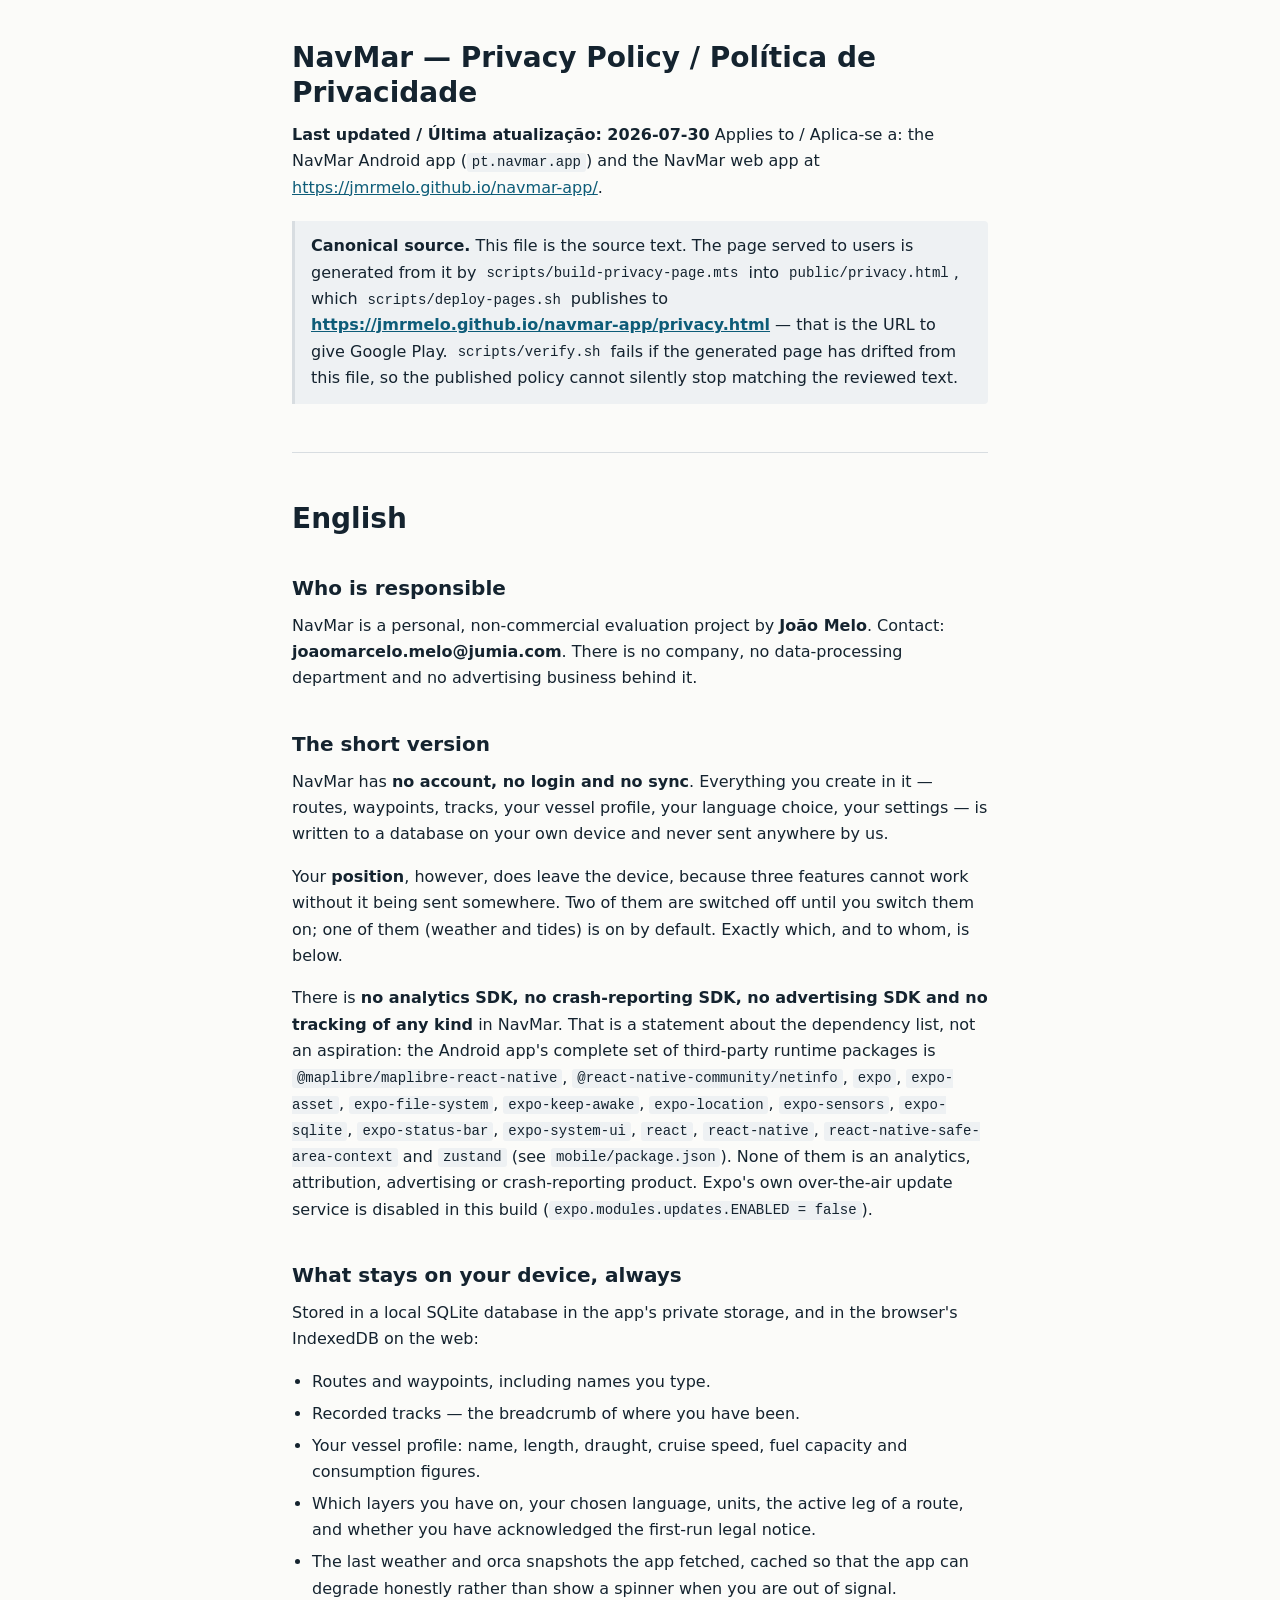
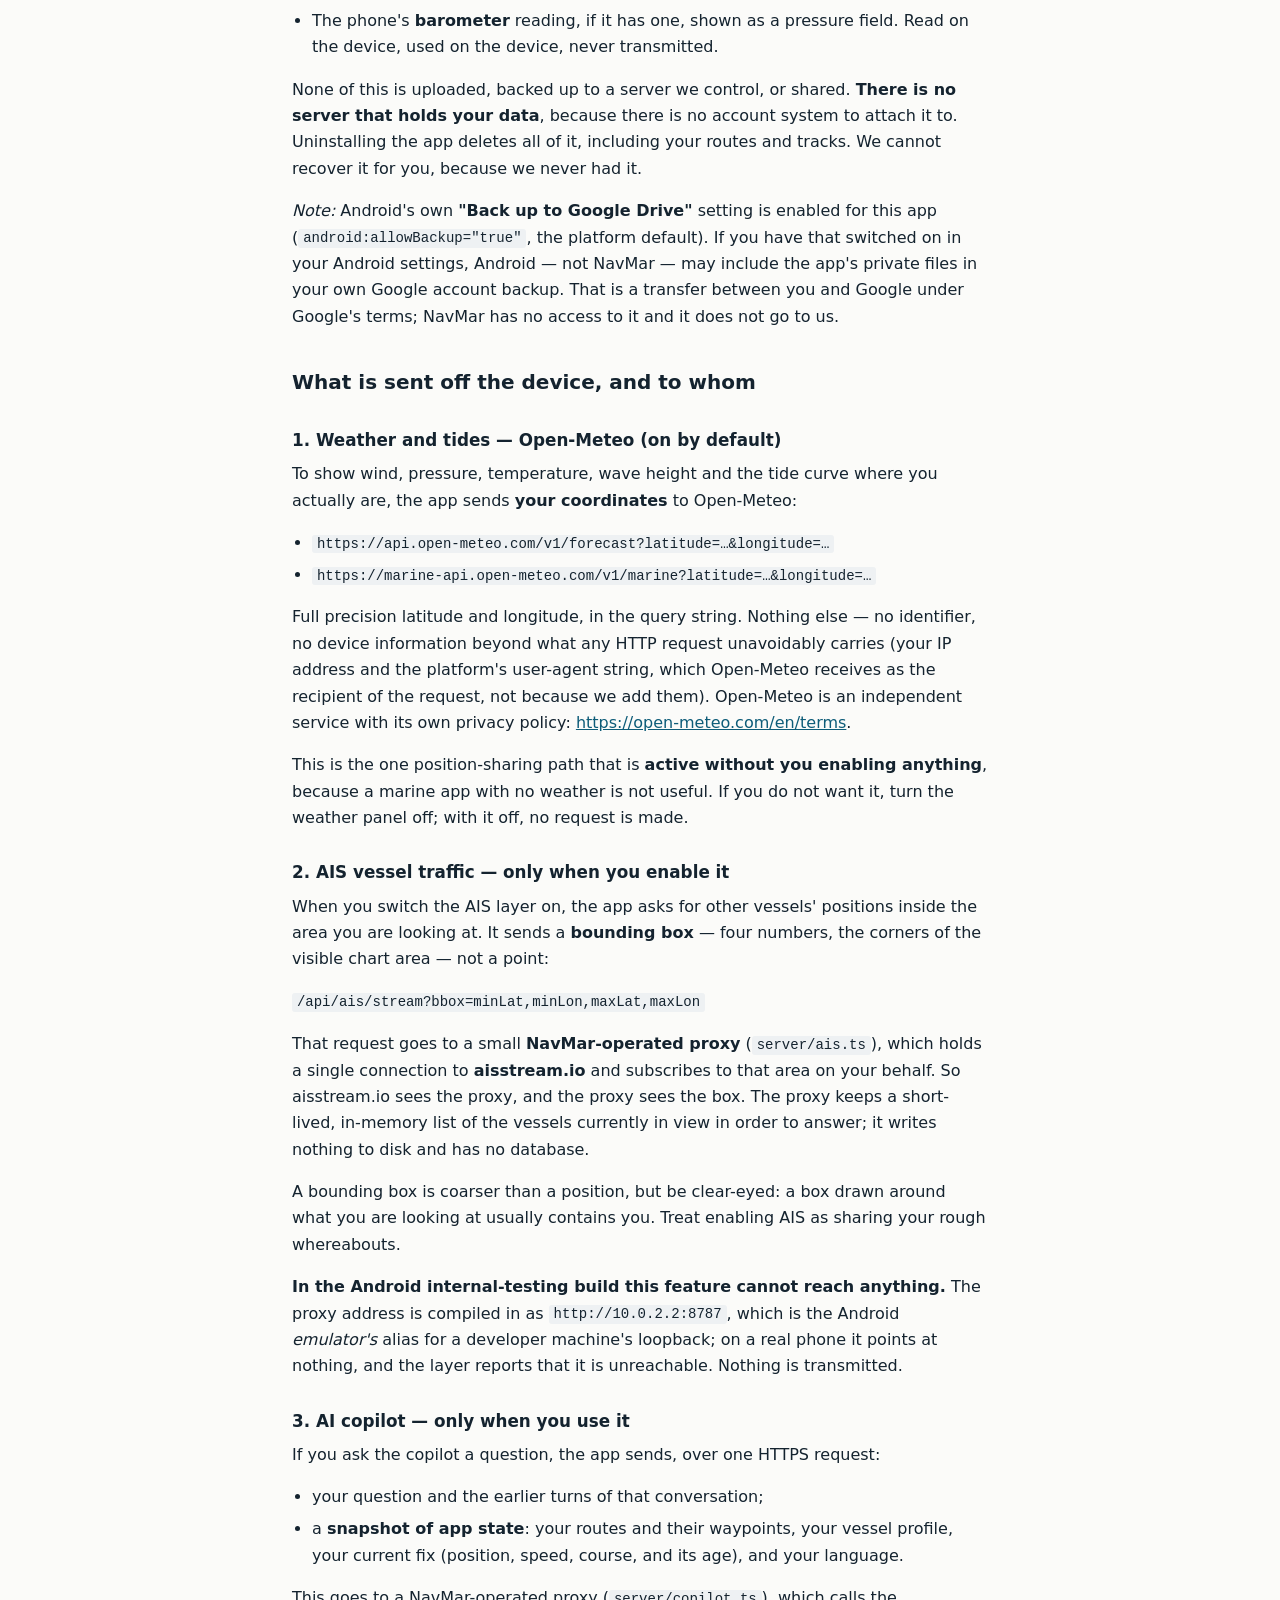
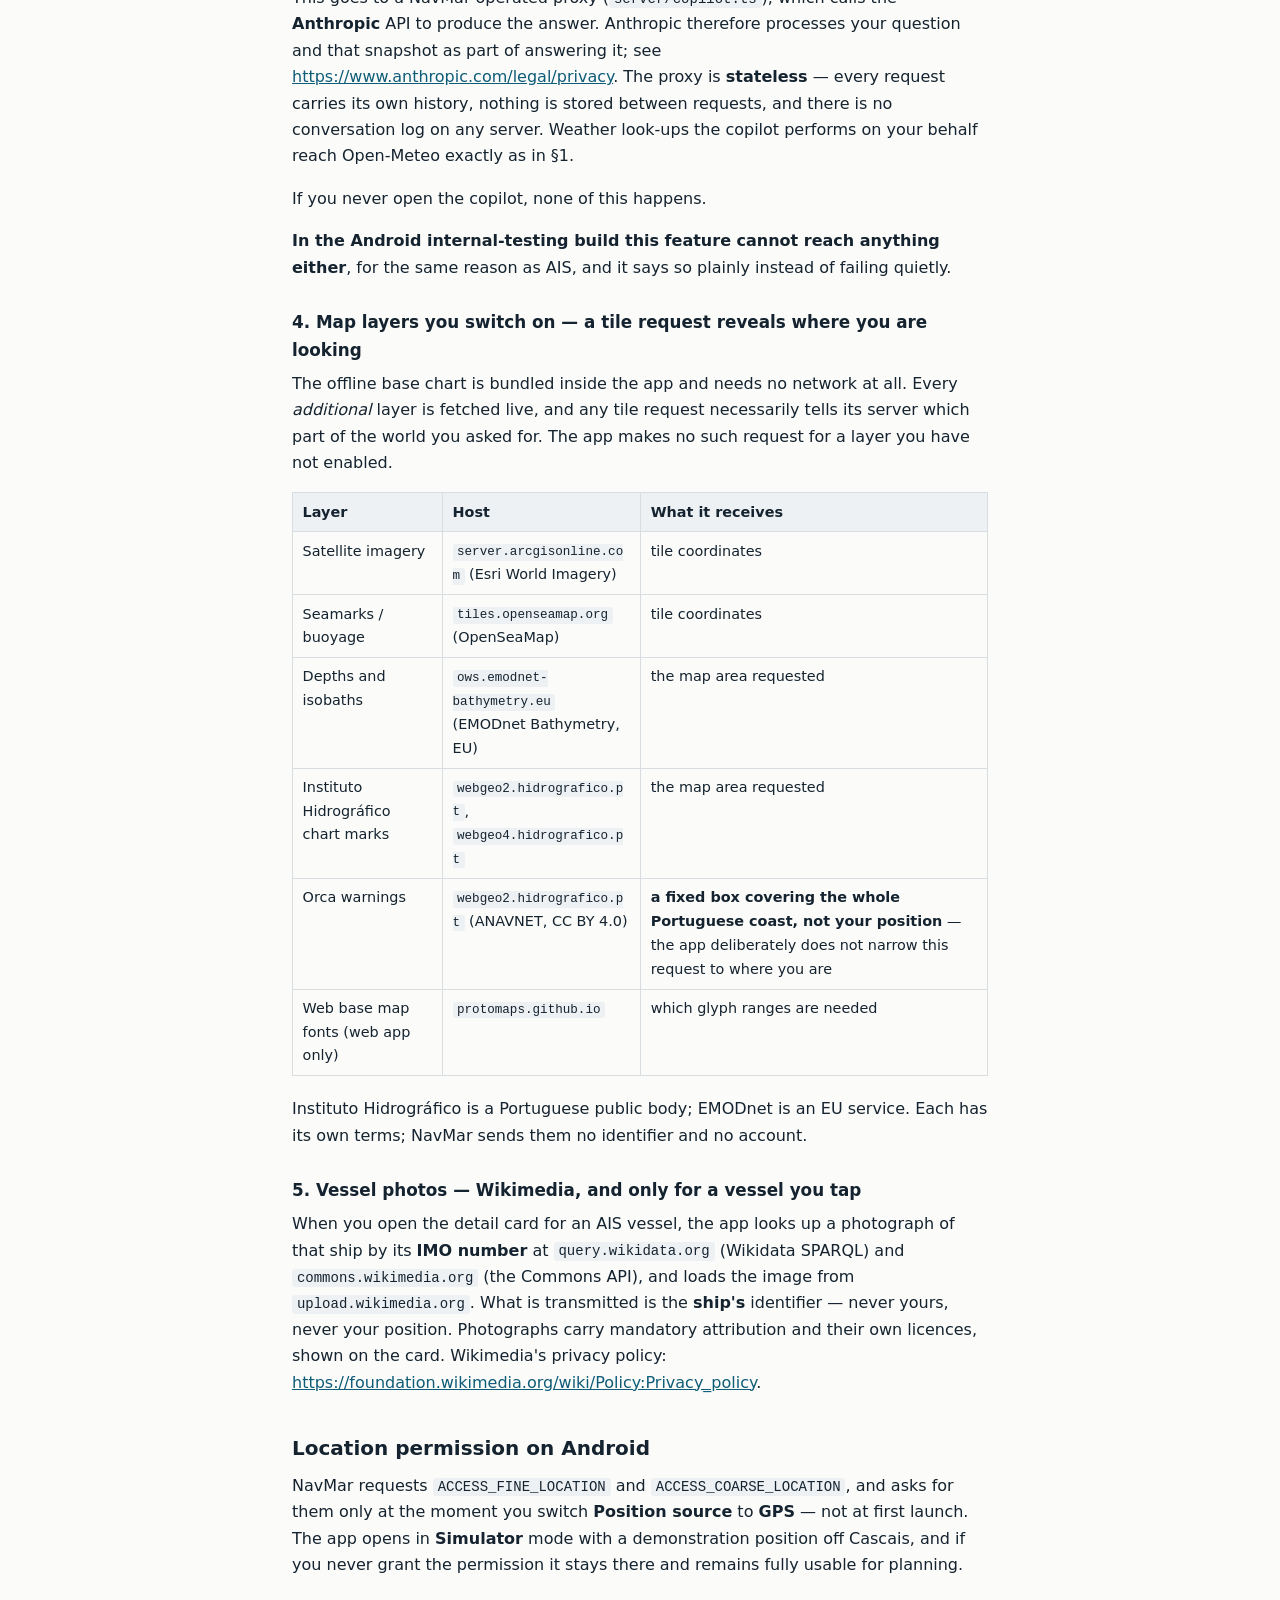
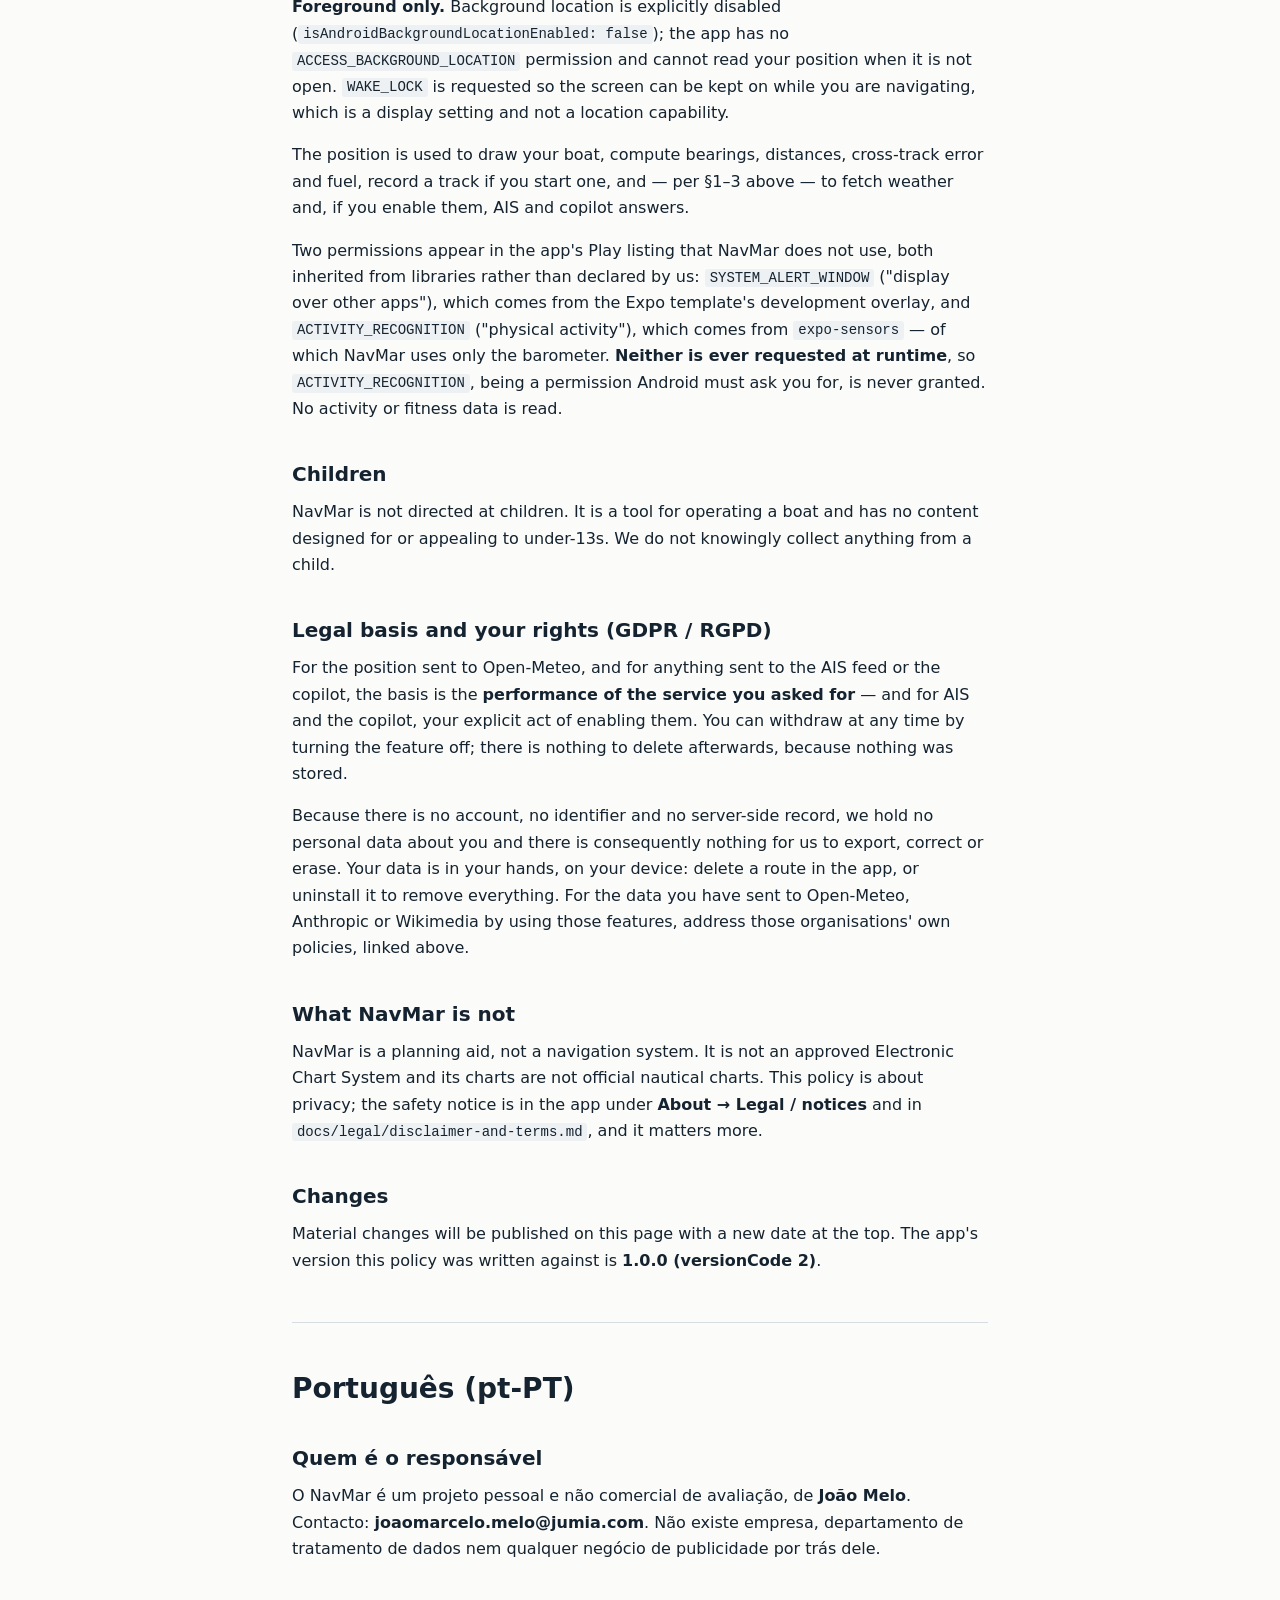
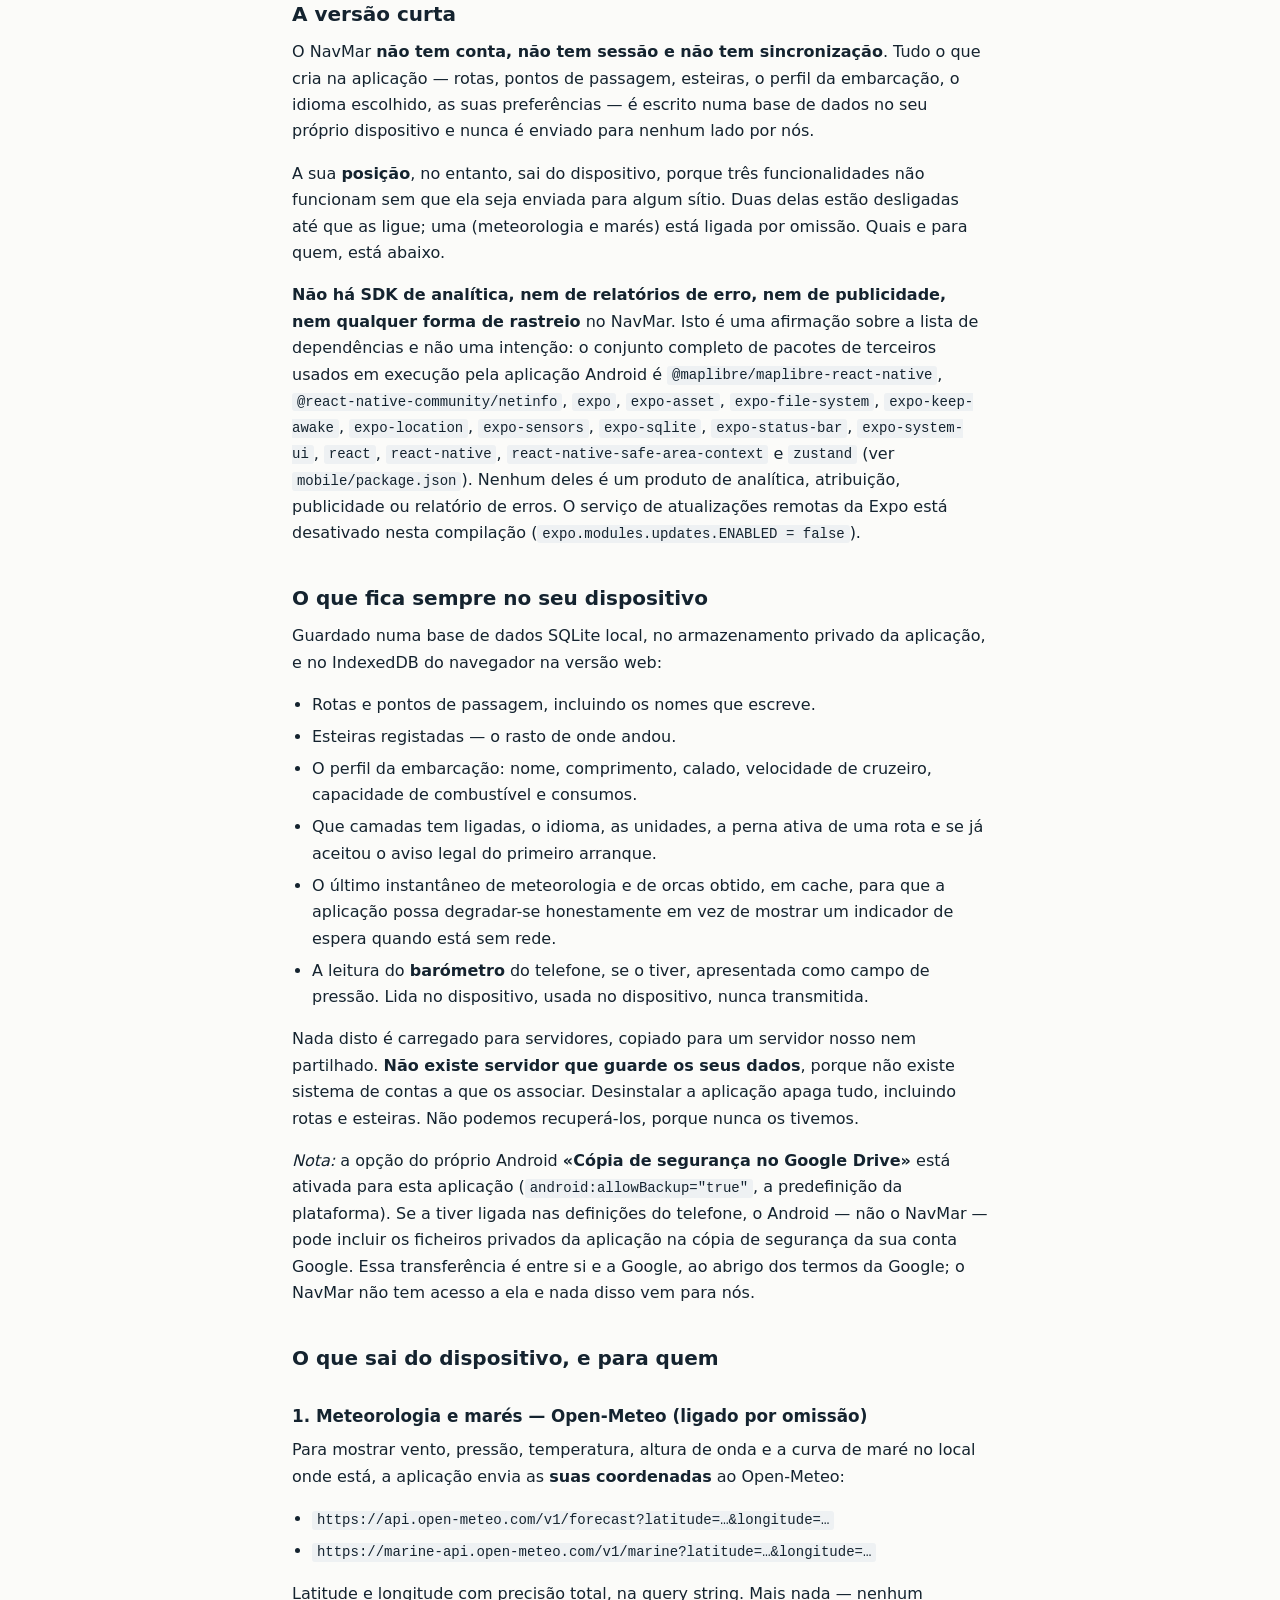
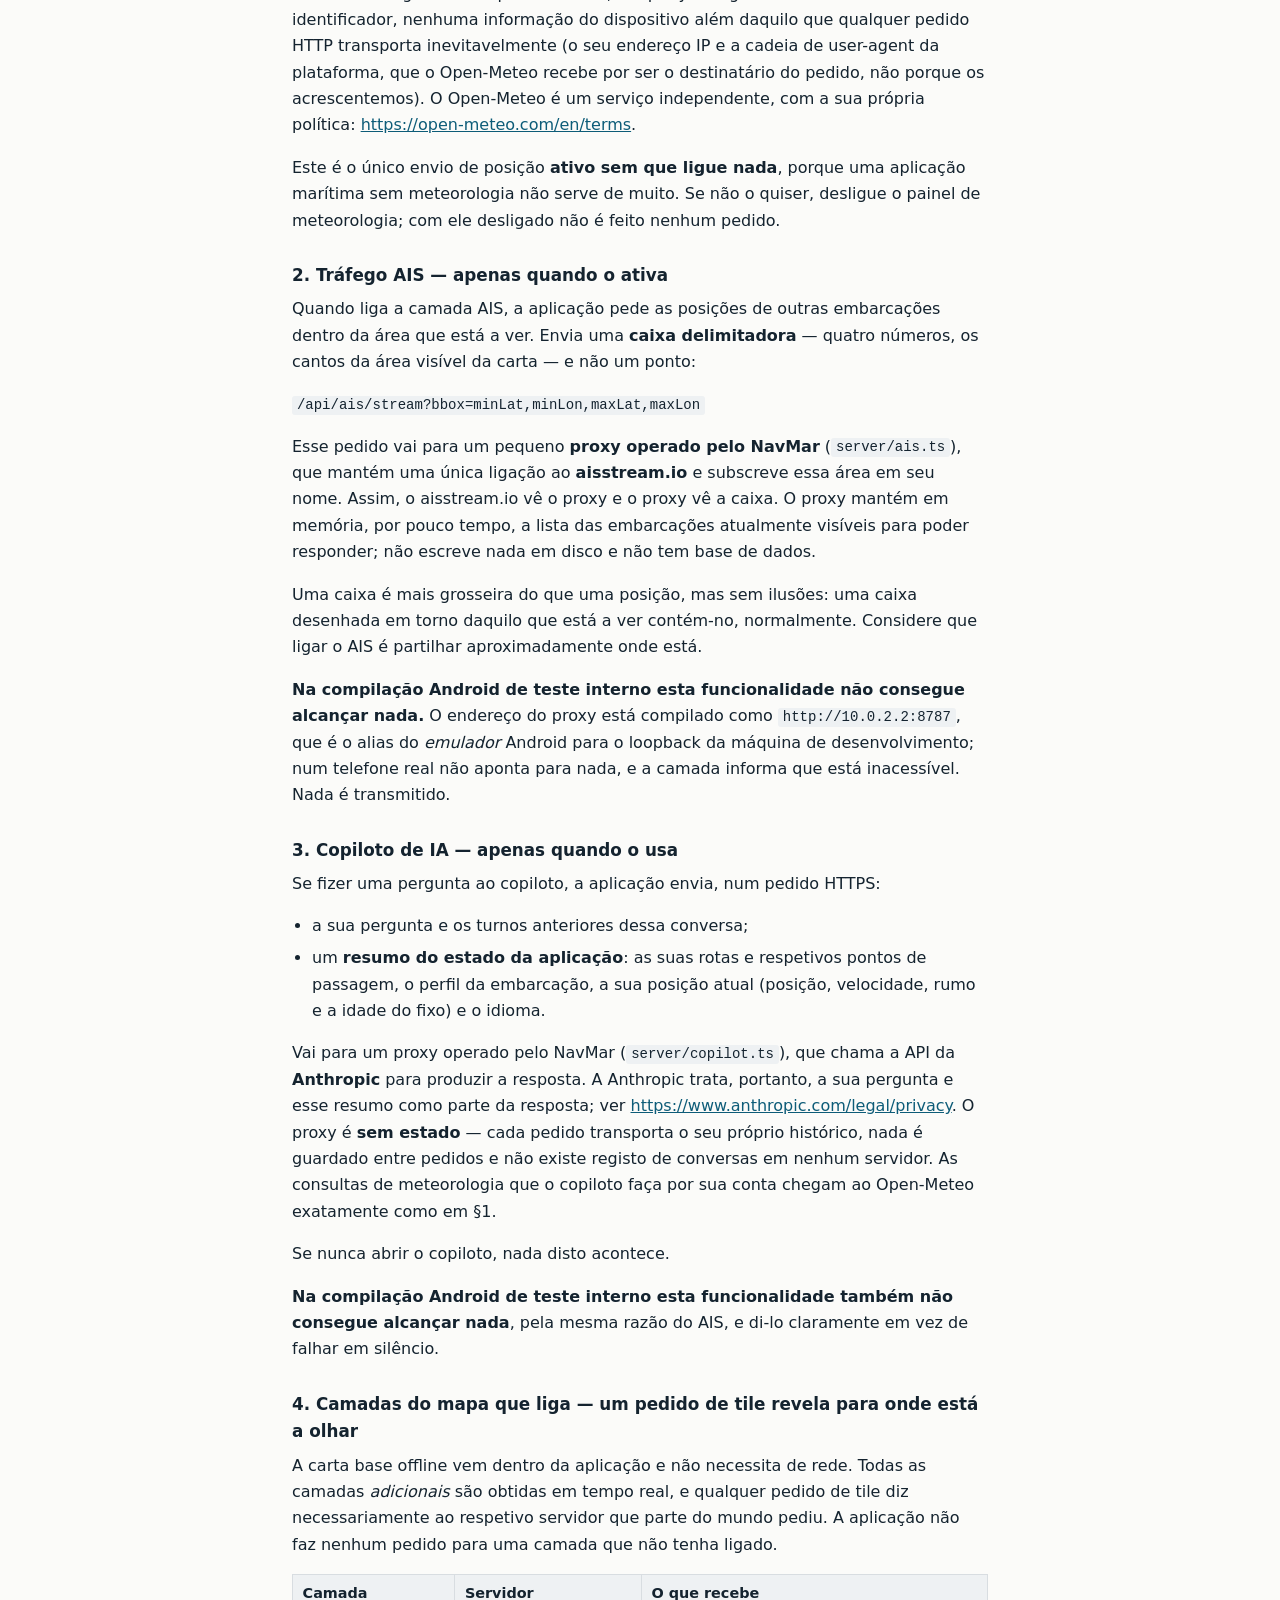
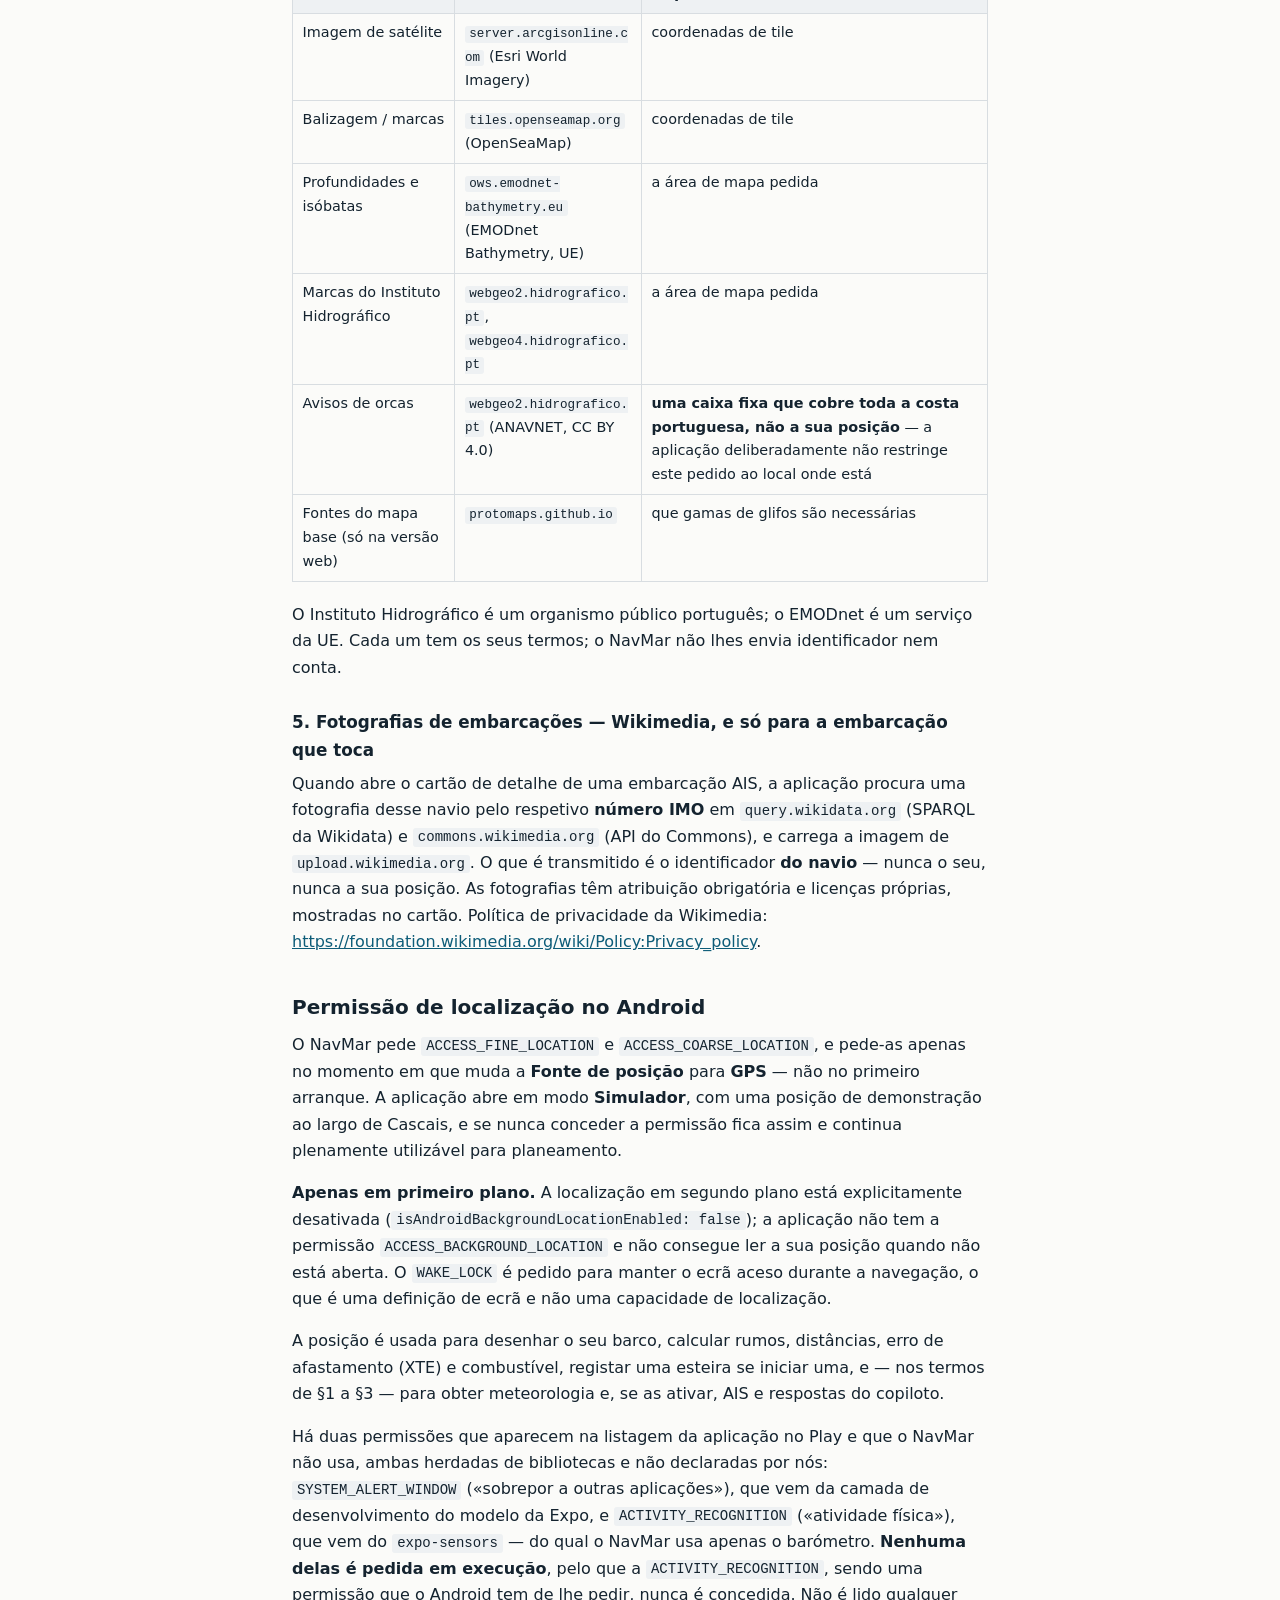
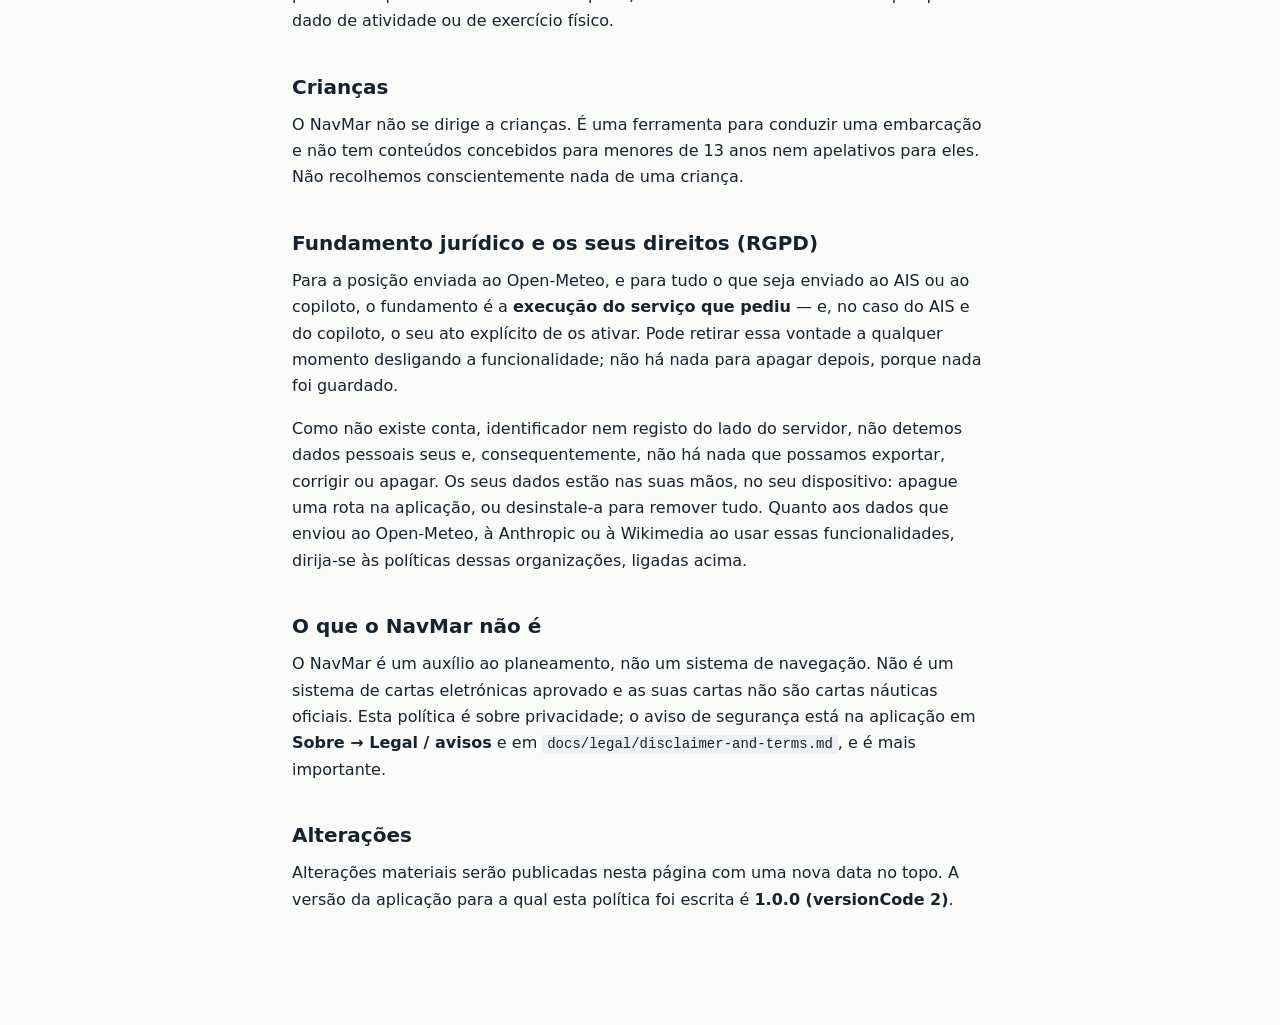
<file: privacy.html>
<!doctype html>
<!--
  GENERATED FILE — do not edit.
  Source: docs/privacy-policy.md
  Regenerate: npx tsx scripts/build-privacy-page.mts
  scripts/verify.sh fails if this file has drifted from the source.
-->
<html lang="en">
<head>
<meta charset="utf-8">
<meta name="viewport" content="width=device-width, initial-scale=1">
<title>NavMar — Privacy Policy / Política de Privacidade</title>
<meta name="description" content="What NavMar stores on your device, what leaves it, and to whom.">
<style>
  :root { color-scheme: light dark; --fg: #14232f; --bg: #fbfbf9; --muted: #5b6b78;
          --rule: #d8dde1; --accent: #0d5c78; --code-bg: #eef1f3; }
  @media (prefers-color-scheme: dark) {
    :root { --fg: #dfe7ec; --bg: #0b1620; --muted: #93a5b1; --rule: #24313c;
            --accent: #7fd0ea; --code-bg: #16242f; }
  }
  * { box-sizing: border-box; }
  body { margin: 0; background: var(--bg); color: var(--fg);
         font: 16px/1.65 ui-sans-serif, system-ui, -apple-system, "Segoe UI", sans-serif; }
  main { max-width: 46rem; margin: 0 auto; padding: 2.5rem 1.25rem 6rem; }
  h1 { font-size: 1.75rem; line-height: 1.25; margin: 2.5rem 0 0.75rem; }
  h1:first-child { margin-top: 0; }
  h2 { font-size: 1.25rem; margin: 2.25rem 0 0.5rem; }
  h3 { font-size: 1.05rem; margin: 1.75rem 0 0.4rem; }
  p, ul { margin: 0 0 1rem; }
  ul { padding-left: 1.25rem; }
  li { margin-bottom: 0.35rem; }
  a { color: var(--accent); }
  code { background: var(--code-bg); border-radius: 3px; padding: 0.1em 0.35em;
         font: 0.875em/1.4 ui-monospace, SFMono-Regular, Menlo, monospace;
         overflow-wrap: anywhere; }
  hr { border: 0; border-top: 1px solid var(--rule); margin: 3rem 0; }
  blockquote { margin: 1.25rem 0; padding: 0.75rem 1rem; border-left: 3px solid var(--rule);
               background: var(--code-bg); border-radius: 0 4px 4px 0; }
  blockquote p:last-child { margin-bottom: 0; }
  .scroll { overflow-x: auto; margin: 0 0 1.25rem; }
  table { border-collapse: collapse; width: 100%; font-size: 0.9rem; }
  th, td { border: 1px solid var(--rule); padding: 0.45rem 0.6rem; text-align: left;
           vertical-align: top; }
  th { background: var(--code-bg); }
</style>
</head>
<body>
<main>
<h1>NavMar — Privacy Policy / Política de Privacidade</h1>

<p><strong>Last updated / Última atualização: 2026-07-30</strong> Applies to / Aplica-se a: the NavMar Android app (<code>pt.navmar.app</code>) and the NavMar web app at <a href="https://jmrmelo.github.io/navmar-app/">https://jmrmelo.github.io/navmar-app/</a>.</p>

<blockquote><p><strong>Canonical source.</strong> This file is the source text. The page served to users is generated from it by <code>scripts/build-privacy-page.mts</code> into <code>public/privacy.html</code>, which <code>scripts/deploy-pages.sh</code> publishes to <strong><a href="https://jmrmelo.github.io/navmar-app/privacy.html">https://jmrmelo.github.io/navmar-app/privacy.html</a></strong> — that is the URL to give Google Play. <code>scripts/verify.sh</code> fails if the generated page has drifted from this file, so the published policy cannot silently stop matching the reviewed text.</p></blockquote>

<hr>

<h1>English</h1>

<h2>Who is responsible</h2>

<p>NavMar is a personal, non-commercial evaluation project by <strong>João Melo</strong>. Contact: <strong>joaomarcelo.melo@jumia.com</strong>. There is no company, no data-processing department and no advertising business behind it.</p>

<h2>The short version</h2>

<p>NavMar has <strong>no account, no login and no sync</strong>. Everything you create in it — routes, waypoints, tracks, your vessel profile, your language choice, your settings — is written to a database on your own device and never sent anywhere by us.</p>

<p>Your <strong>position</strong>, however, does leave the device, because three features cannot work without it being sent somewhere. Two of them are switched off until you switch them on; one of them (weather and tides) is on by default. Exactly which, and to whom, is below.</p>

<p>There is <strong>no analytics SDK, no crash-reporting SDK, no advertising SDK and no tracking of any kind</strong> in NavMar. That is a statement about the dependency list, not an aspiration: the Android app's complete set of third-party runtime packages is <code>@maplibre/maplibre-react-native</code>, <code>@react-native-community/netinfo</code>, <code>expo</code>, <code>expo-asset</code>, <code>expo-file-system</code>, <code>expo-keep-awake</code>, <code>expo-location</code>, <code>expo-sensors</code>, <code>expo-sqlite</code>, <code>expo-status-bar</code>, <code>expo-system-ui</code>, <code>react</code>, <code>react-native</code>, <code>react-native-safe-area-context</code> and <code>zustand</code> (see <code>mobile/package.json</code>). None of them is an analytics, attribution, advertising or crash-reporting product. Expo's own over-the-air update service is disabled in this build (<code>expo.modules.updates.ENABLED = false</code>).</p>

<h2>What stays on your device, always</h2>

<p>Stored in a local SQLite database in the app's private storage, and in the browser's IndexedDB on the web:</p>

<ul>
  <li>Routes and waypoints, including names you type.</li>
  <li>Recorded tracks — the breadcrumb of where you have been.</li>
  <li>Your vessel profile: name, length, draught, cruise speed, fuel capacity and consumption figures.</li>
  <li>Which layers you have on, your chosen language, units, the active leg of a route, and whether you have acknowledged the first-run legal notice.</li>
  <li>The last weather and orca snapshots the app fetched, cached so that the app can degrade honestly rather than show a spinner when you are out of signal.</li>
  <li>The phone's <strong>barometer</strong> reading, if it has one, shown as a pressure field. Read on the device, used on the device, never transmitted.</li>
</ul>

<p>None of this is uploaded, backed up to a server we control, or shared. <strong>There is no server that holds your data</strong>, because there is no account system to attach it to. Uninstalling the app deletes all of it, including your routes and tracks. We cannot recover it for you, because we never had it.</p>

<p><em>Note:</em> Android's own <strong>"Back up to Google Drive"</strong> setting is enabled for this app (<code>android:allowBackup="true"</code>, the platform default). If you have that switched on in your Android settings, Android — not NavMar — may include the app's private files in your own Google account backup. That is a transfer between you and Google under Google's terms; NavMar has no access to it and it does not go to us.</p>

<h2>What is sent off the device, and to whom</h2>

<h3>1. Weather and tides — Open-Meteo (on by default)</h3>

<p>To show wind, pressure, temperature, wave height and the tide curve where you actually are, the app sends <strong>your coordinates</strong> to Open-Meteo:</p>

<ul>
  <li><code>https://api.open-meteo.com/v1/forecast?latitude=…&amp;longitude=…</code></li>
  <li><code>https://marine-api.open-meteo.com/v1/marine?latitude=…&amp;longitude=…</code></li>
</ul>

<p>Full precision latitude and longitude, in the query string. Nothing else — no identifier, no device information beyond what any HTTP request unavoidably carries (your IP address and the platform's user-agent string, which Open-Meteo receives as the recipient of the request, not because we add them). Open-Meteo is an independent service with its own privacy policy: <a href="https://open-meteo.com/en/terms">https://open-meteo.com/en/terms</a>.</p>

<p>This is the one position-sharing path that is <strong>active without you enabling anything</strong>, because a marine app with no weather is not useful. If you do not want it, turn the weather panel off; with it off, no request is made.</p>

<h3>2. AIS vessel traffic — only when you enable it</h3>

<p>When you switch the AIS layer on, the app asks for other vessels' positions inside the area you are looking at. It sends a <strong>bounding box</strong> — four numbers, the corners of the visible chart area — not a point:</p>

<p><code>/api/ais/stream?bbox=minLat,minLon,maxLat,maxLon</code></p>

<p>That request goes to a small <strong>NavMar-operated proxy</strong> (<code>server/ais.ts</code>), which holds a single connection to <strong>aisstream.io</strong> and subscribes to that area on your behalf. So aisstream.io sees the proxy, and the proxy sees the box. The proxy keeps a short-lived, in-memory list of the vessels currently in view in order to answer; it writes nothing to disk and has no database.</p>

<p>A bounding box is coarser than a position, but be clear-eyed: a box drawn around what you are looking at usually contains you. Treat enabling AIS as sharing your rough whereabouts.</p>

<p><strong>In the Android internal-testing build this feature cannot reach anything.</strong> The proxy address is compiled in as <code>http://10.0.2.2:8787</code>, which is the Android <em>emulator's</em> alias for a developer machine's loopback; on a real phone it points at nothing, and the layer reports that it is unreachable. Nothing is transmitted.</p>

<h3>3. AI copilot — only when you use it</h3>

<p>If you ask the copilot a question, the app sends, over one HTTPS request:</p>

<ul>
  <li>your question and the earlier turns of that conversation;</li>
  <li>a <strong>snapshot of app state</strong>: your routes and their waypoints, your vessel profile, your current fix (position, speed, course, and its age), and your language.</li>
</ul>

<p>This goes to a NavMar-operated proxy (<code>server/copilot.ts</code>), which calls the <strong>Anthropic</strong> API to produce the answer. Anthropic therefore processes your question and that snapshot as part of answering it; see <a href="https://www.anthropic.com/legal/privacy">https://www.anthropic.com/legal/privacy</a>. The proxy is <strong>stateless</strong> — every request carries its own history, nothing is stored between requests, and there is no conversation log on any server. Weather look-ups the copilot performs on your behalf reach Open-Meteo exactly as in §1.</p>

<p>If you never open the copilot, none of this happens.</p>

<p><strong>In the Android internal-testing build this feature cannot reach anything either</strong>, for the same reason as AIS, and it says so plainly instead of failing quietly.</p>

<h3>4. Map layers you switch on — a tile request reveals where you are looking</h3>

<p>The offline base chart is bundled inside the app and needs no network at all. Every <em>additional</em> layer is fetched live, and any tile request necessarily tells its server which part of the world you asked for. The app makes no such request for a layer you have not enabled.</p>

<div class="scroll"><table>
<thead><tr><th>Layer</th><th>Host</th><th>What it receives</th></tr></thead>
<tbody>
<tr><td>Satellite imagery</td><td><code>server.arcgisonline.com</code> (Esri World Imagery)</td><td>tile coordinates</td></tr>
<tr><td>Seamarks / buoyage</td><td><code>tiles.openseamap.org</code> (OpenSeaMap)</td><td>tile coordinates</td></tr>
<tr><td>Depths and isobaths</td><td><code>ows.emodnet-bathymetry.eu</code> (EMODnet Bathymetry, EU)</td><td>the map area requested</td></tr>
<tr><td>Instituto Hidrográfico chart marks</td><td><code>webgeo2.hidrografico.pt</code>, <code>webgeo4.hidrografico.pt</code></td><td>the map area requested</td></tr>
<tr><td>Orca warnings</td><td><code>webgeo2.hidrografico.pt</code> (ANAVNET, CC BY 4.0)</td><td><strong>a fixed box covering the whole Portuguese coast, not your position</strong> — the app deliberately does not narrow this request to where you are</td></tr>
<tr><td>Web base map fonts (web app only)</td><td><code>protomaps.github.io</code></td><td>which glyph ranges are needed</td></tr>
</tbody>
</table></div>

<p>Instituto Hidrográfico is a Portuguese public body; EMODnet is an EU service. Each has its own terms; NavMar sends them no identifier and no account.</p>

<h3>5. Vessel photos — Wikimedia, and only for a vessel you tap</h3>

<p>When you open the detail card for an AIS vessel, the app looks up a photograph of that ship by its <strong>IMO number</strong> at <code>query.wikidata.org</code> (Wikidata SPARQL) and <code>commons.wikimedia.org</code> (the Commons API), and loads the image from <code>upload.wikimedia.org</code>. What is transmitted is the <strong>ship's</strong> identifier — never yours, never your position. Photographs carry mandatory attribution and their own licences, shown on the card. Wikimedia's privacy policy: <a href="https://foundation.wikimedia.org/wiki/Policy:Privacy_policy">https://foundation.wikimedia.org/wiki/Policy:Privacy_policy</a>.</p>

<h2>Location permission on Android</h2>

<p>NavMar requests <code>ACCESS_FINE_LOCATION</code> and <code>ACCESS_COARSE_LOCATION</code>, and asks for them only at the moment you switch <strong>Position source</strong> to <strong>GPS</strong> — not at first launch. The app opens in <strong>Simulator</strong> mode with a demonstration position off Cascais, and if you never grant the permission it stays there and remains fully usable for planning.</p>

<p><strong>Foreground only.</strong> Background location is explicitly disabled (<code>isAndroidBackgroundLocationEnabled: false</code>); the app has no <code>ACCESS_BACKGROUND_LOCATION</code> permission and cannot read your position when it is not open. <code>WAKE_LOCK</code> is requested so the screen can be kept on while you are navigating, which is a display setting and not a location capability.</p>

<p>The position is used to draw your boat, compute bearings, distances, cross-track error and fuel, record a track if you start one, and — per §1–3 above — to fetch weather and, if you enable them, AIS and copilot answers.</p>

<p>Two permissions appear in the app's Play listing that NavMar does not use, both inherited from libraries rather than declared by us: <code>SYSTEM_ALERT_WINDOW</code> ("display over other apps"), which comes from the Expo template's development overlay, and <code>ACTIVITY_RECOGNITION</code> ("physical activity"), which comes from <code>expo-sensors</code> — of which NavMar uses only the barometer. <strong>Neither is ever requested at runtime</strong>, so <code>ACTIVITY_RECOGNITION</code>, being a permission Android must ask you for, is never granted. No activity or fitness data is read.</p>

<h2>Children</h2>

<p>NavMar is not directed at children. It is a tool for operating a boat and has no content designed for or appealing to under-13s. We do not knowingly collect anything from a child.</p>

<h2>Legal basis and your rights (GDPR / RGPD)</h2>

<p>For the position sent to Open-Meteo, and for anything sent to the AIS feed or the copilot, the basis is the <strong>performance of the service you asked for</strong> — and for AIS and the copilot, your explicit act of enabling them. You can withdraw at any time by turning the feature off; there is nothing to delete afterwards, because nothing was stored.</p>

<p>Because there is no account, no identifier and no server-side record, we hold no personal data about you and there is consequently nothing for us to export, correct or erase. Your data is in your hands, on your device: delete a route in the app, or uninstall it to remove everything. For the data you have sent to Open-Meteo, Anthropic or Wikimedia by using those features, address those organisations' own policies, linked above.</p>

<h2>What NavMar is not</h2>

<p>NavMar is a planning aid, not a navigation system. It is not an approved Electronic Chart System and its charts are not official nautical charts. This policy is about privacy; the safety notice is in the app under <strong>About → Legal / notices</strong> and in <code>docs/legal/disclaimer-and-terms.md</code>, and it matters more.</p>

<h2>Changes</h2>

<p>Material changes will be published on this page with a new date at the top. The app's version this policy was written against is <strong>1.0.0 (versionCode 2)</strong>.</p>

<hr>

<h1>Português (pt-PT)</h1>

<h2>Quem é o responsável</h2>

<p>O NavMar é um projeto pessoal e não comercial de avaliação, de <strong>João Melo</strong>. Contacto: <strong>joaomarcelo.melo@jumia.com</strong>. Não existe empresa, departamento de tratamento de dados nem qualquer negócio de publicidade por trás dele.</p>

<h2>A versão curta</h2>

<p>O NavMar <strong>não tem conta, não tem sessão e não tem sincronização</strong>. Tudo o que cria na aplicação — rotas, pontos de passagem, esteiras, o perfil da embarcação, o idioma escolhido, as suas preferências — é escrito numa base de dados no seu próprio dispositivo e nunca é enviado para nenhum lado por nós.</p>

<p>A sua <strong>posição</strong>, no entanto, sai do dispositivo, porque três funcionalidades não funcionam sem que ela seja enviada para algum sítio. Duas delas estão desligadas até que as ligue; uma (meteorologia e marés) está ligada por omissão. Quais e para quem, está abaixo.</p>

<p><strong>Não há SDK de analítica, nem de relatórios de erro, nem de publicidade, nem qualquer forma de rastreio</strong> no NavMar. Isto é uma afirmação sobre a lista de dependências e não uma intenção: o conjunto completo de pacotes de terceiros usados em execução pela aplicação Android é <code>@maplibre/maplibre-react-native</code>, <code>@react-native-community/netinfo</code>, <code>expo</code>, <code>expo-asset</code>, <code>expo-file-system</code>, <code>expo-keep-awake</code>, <code>expo-location</code>, <code>expo-sensors</code>, <code>expo-sqlite</code>, <code>expo-status-bar</code>, <code>expo-system-ui</code>, <code>react</code>, <code>react-native</code>, <code>react-native-safe-area-context</code> e <code>zustand</code> (ver <code>mobile/package.json</code>). Nenhum deles é um produto de analítica, atribuição, publicidade ou relatório de erros. O serviço de atualizações remotas da Expo está desativado nesta compilação (<code>expo.modules.updates.ENABLED = false</code>).</p>

<h2>O que fica sempre no seu dispositivo</h2>

<p>Guardado numa base de dados SQLite local, no armazenamento privado da aplicação, e no IndexedDB do navegador na versão web:</p>

<ul>
  <li>Rotas e pontos de passagem, incluindo os nomes que escreve.</li>
  <li>Esteiras registadas — o rasto de onde andou.</li>
  <li>O perfil da embarcação: nome, comprimento, calado, velocidade de cruzeiro, capacidade de combustível e consumos.</li>
  <li>Que camadas tem ligadas, o idioma, as unidades, a perna ativa de uma rota e se já aceitou o aviso legal do primeiro arranque.</li>
  <li>O último instantâneo de meteorologia e de orcas obtido, em cache, para que a aplicação possa degradar-se honestamente em vez de mostrar um indicador de espera quando está sem rede.</li>
  <li>A leitura do <strong>barómetro</strong> do telefone, se o tiver, apresentada como campo de pressão. Lida no dispositivo, usada no dispositivo, nunca transmitida.</li>
</ul>

<p>Nada disto é carregado para servidores, copiado para um servidor nosso nem partilhado. <strong>Não existe servidor que guarde os seus dados</strong>, porque não existe sistema de contas a que os associar. Desinstalar a aplicação apaga tudo, incluindo rotas e esteiras. Não podemos recuperá-los, porque nunca os tivemos.</p>

<p><em>Nota:</em> a opção do próprio Android <strong>«Cópia de segurança no Google Drive»</strong> está ativada para esta aplicação (<code>android:allowBackup="true"</code>, a predefinição da plataforma). Se a tiver ligada nas definições do telefone, o Android — não o NavMar — pode incluir os ficheiros privados da aplicação na cópia de segurança da sua conta Google. Essa transferência é entre si e a Google, ao abrigo dos termos da Google; o NavMar não tem acesso a ela e nada disso vem para nós.</p>

<h2>O que sai do dispositivo, e para quem</h2>

<h3>1. Meteorologia e marés — Open-Meteo (ligado por omissão)</h3>

<p>Para mostrar vento, pressão, temperatura, altura de onda e a curva de maré no local onde está, a aplicação envia as <strong>suas coordenadas</strong> ao Open-Meteo:</p>

<ul>
  <li><code>https://api.open-meteo.com/v1/forecast?latitude=…&amp;longitude=…</code></li>
  <li><code>https://marine-api.open-meteo.com/v1/marine?latitude=…&amp;longitude=…</code></li>
</ul>

<p>Latitude e longitude com precisão total, na query string. Mais nada — nenhum identificador, nenhuma informação do dispositivo além daquilo que qualquer pedido HTTP transporta inevitavelmente (o seu endereço IP e a cadeia de user-agent da plataforma, que o Open-Meteo recebe por ser o destinatário do pedido, não porque os acrescentemos). O Open-Meteo é um serviço independente, com a sua própria política: <a href="https://open-meteo.com/en/terms">https://open-meteo.com/en/terms</a>.</p>

<p>Este é o único envio de posição <strong>ativo sem que ligue nada</strong>, porque uma aplicação marítima sem meteorologia não serve de muito. Se não o quiser, desligue o painel de meteorologia; com ele desligado não é feito nenhum pedido.</p>

<h3>2. Tráfego AIS — apenas quando o ativa</h3>

<p>Quando liga a camada AIS, a aplicação pede as posições de outras embarcações dentro da área que está a ver. Envia uma <strong>caixa delimitadora</strong> — quatro números, os cantos da área visível da carta — e não um ponto:</p>

<p><code>/api/ais/stream?bbox=minLat,minLon,maxLat,maxLon</code></p>

<p>Esse pedido vai para um pequeno <strong>proxy operado pelo NavMar</strong> (<code>server/ais.ts</code>), que mantém uma única ligação ao <strong>aisstream.io</strong> e subscreve essa área em seu nome. Assim, o aisstream.io vê o proxy e o proxy vê a caixa. O proxy mantém em memória, por pouco tempo, a lista das embarcações atualmente visíveis para poder responder; não escreve nada em disco e não tem base de dados.</p>

<p>Uma caixa é mais grosseira do que uma posição, mas sem ilusões: uma caixa desenhada em torno daquilo que está a ver contém-no, normalmente. Considere que ligar o AIS é partilhar aproximadamente onde está.</p>

<p><strong>Na compilação Android de teste interno esta funcionalidade não consegue alcançar nada.</strong> O endereço do proxy está compilado como <code>http://10.0.2.2:8787</code>, que é o alias do <em>emulador</em> Android para o loopback da máquina de desenvolvimento; num telefone real não aponta para nada, e a camada informa que está inacessível. Nada é transmitido.</p>

<h3>3. Copiloto de IA — apenas quando o usa</h3>

<p>Se fizer uma pergunta ao copiloto, a aplicação envia, num pedido HTTPS:</p>

<ul>
  <li>a sua pergunta e os turnos anteriores dessa conversa;</li>
  <li>um <strong>resumo do estado da aplicação</strong>: as suas rotas e respetivos pontos de passagem, o perfil da embarcação, a sua posição atual (posição, velocidade, rumo e a idade do fixo) e o idioma.</li>
</ul>

<p>Vai para um proxy operado pelo NavMar (<code>server/copilot.ts</code>), que chama a API da <strong>Anthropic</strong> para produzir a resposta. A Anthropic trata, portanto, a sua pergunta e esse resumo como parte da resposta; ver <a href="https://www.anthropic.com/legal/privacy">https://www.anthropic.com/legal/privacy</a>. O proxy é <strong>sem estado</strong> — cada pedido transporta o seu próprio histórico, nada é guardado entre pedidos e não existe registo de conversas em nenhum servidor. As consultas de meteorologia que o copiloto faça por sua conta chegam ao Open-Meteo exatamente como em §1.</p>

<p>Se nunca abrir o copiloto, nada disto acontece.</p>

<p><strong>Na compilação Android de teste interno esta funcionalidade também não consegue alcançar nada</strong>, pela mesma razão do AIS, e di-lo claramente em vez de falhar em silêncio.</p>

<h3>4. Camadas do mapa que liga — um pedido de tile revela para onde está a olhar</h3>

<p>A carta base offline vem dentro da aplicação e não necessita de rede. Todas as camadas <em>adicionais</em> são obtidas em tempo real, e qualquer pedido de tile diz necessariamente ao respetivo servidor que parte do mundo pediu. A aplicação não faz nenhum pedido para uma camada que não tenha ligado.</p>

<div class="scroll"><table>
<thead><tr><th>Camada</th><th>Servidor</th><th>O que recebe</th></tr></thead>
<tbody>
<tr><td>Imagem de satélite</td><td><code>server.arcgisonline.com</code> (Esri World Imagery)</td><td>coordenadas de tile</td></tr>
<tr><td>Balizagem / marcas</td><td><code>tiles.openseamap.org</code> (OpenSeaMap)</td><td>coordenadas de tile</td></tr>
<tr><td>Profundidades e isóbatas</td><td><code>ows.emodnet-bathymetry.eu</code> (EMODnet Bathymetry, UE)</td><td>a área de mapa pedida</td></tr>
<tr><td>Marcas do Instituto Hidrográfico</td><td><code>webgeo2.hidrografico.pt</code>, <code>webgeo4.hidrografico.pt</code></td><td>a área de mapa pedida</td></tr>
<tr><td>Avisos de orcas</td><td><code>webgeo2.hidrografico.pt</code> (ANAVNET, CC BY 4.0)</td><td><strong>uma caixa fixa que cobre toda a costa portuguesa, não a sua posição</strong> — a aplicação deliberadamente não restringe este pedido ao local onde está</td></tr>
<tr><td>Fontes do mapa base (só na versão web)</td><td><code>protomaps.github.io</code></td><td>que gamas de glifos são necessárias</td></tr>
</tbody>
</table></div>

<p>O Instituto Hidrográfico é um organismo público português; o EMODnet é um serviço da UE. Cada um tem os seus termos; o NavMar não lhes envia identificador nem conta.</p>

<h3>5. Fotografias de embarcações — Wikimedia, e só para a embarcação que toca</h3>

<p>Quando abre o cartão de detalhe de uma embarcação AIS, a aplicação procura uma fotografia desse navio pelo respetivo <strong>número IMO</strong> em <code>query.wikidata.org</code> (SPARQL da Wikidata) e <code>commons.wikimedia.org</code> (API do Commons), e carrega a imagem de <code>upload.wikimedia.org</code>. O que é transmitido é o identificador <strong>do navio</strong> — nunca o seu, nunca a sua posição. As fotografias têm atribuição obrigatória e licenças próprias, mostradas no cartão. Política de privacidade da Wikimedia: <a href="https://foundation.wikimedia.org/wiki/Policy:Privacy_policy">https://foundation.wikimedia.org/wiki/Policy:Privacy_policy</a>.</p>

<h2>Permissão de localização no Android</h2>

<p>O NavMar pede <code>ACCESS_FINE_LOCATION</code> e <code>ACCESS_COARSE_LOCATION</code>, e pede-as apenas no momento em que muda a <strong>Fonte de posição</strong> para <strong>GPS</strong> — não no primeiro arranque. A aplicação abre em modo <strong>Simulador</strong>, com uma posição de demonstração ao largo de Cascais, e se nunca conceder a permissão fica assim e continua plenamente utilizável para planeamento.</p>

<p><strong>Apenas em primeiro plano.</strong> A localização em segundo plano está explicitamente desativada (<code>isAndroidBackgroundLocationEnabled: false</code>); a aplicação não tem a permissão <code>ACCESS_BACKGROUND_LOCATION</code> e não consegue ler a sua posição quando não está aberta. O <code>WAKE_LOCK</code> é pedido para manter o ecrã aceso durante a navegação, o que é uma definição de ecrã e não uma capacidade de localização.</p>

<p>A posição é usada para desenhar o seu barco, calcular rumos, distâncias, erro de afastamento (XTE) e combustível, registar uma esteira se iniciar uma, e — nos termos de §1 a §3 — para obter meteorologia e, se as ativar, AIS e respostas do copiloto.</p>

<p>Há duas permissões que aparecem na listagem da aplicação no Play e que o NavMar não usa, ambas herdadas de bibliotecas e não declaradas por nós: <code>SYSTEM_ALERT_WINDOW</code> («sobrepor a outras aplicações»), que vem da camada de desenvolvimento do modelo da Expo, e <code>ACTIVITY_RECOGNITION</code> («atividade física»), que vem do <code>expo-sensors</code> — do qual o NavMar usa apenas o barómetro. <strong>Nenhuma delas é pedida em execução</strong>, pelo que a <code>ACTIVITY_RECOGNITION</code>, sendo uma permissão que o Android tem de lhe pedir, nunca é concedida. Não é lido qualquer dado de atividade ou de exercício físico.</p>

<h2>Crianças</h2>

<p>O NavMar não se dirige a crianças. É uma ferramenta para conduzir uma embarcação e não tem conteúdos concebidos para menores de 13 anos nem apelativos para eles. Não recolhemos conscientemente nada de uma criança.</p>

<h2>Fundamento jurídico e os seus direitos (RGPD)</h2>

<p>Para a posição enviada ao Open-Meteo, e para tudo o que seja enviado ao AIS ou ao copiloto, o fundamento é a <strong>execução do serviço que pediu</strong> — e, no caso do AIS e do copiloto, o seu ato explícito de os ativar. Pode retirar essa vontade a qualquer momento desligando a funcionalidade; não há nada para apagar depois, porque nada foi guardado.</p>

<p>Como não existe conta, identificador nem registo do lado do servidor, não detemos dados pessoais seus e, consequentemente, não há nada que possamos exportar, corrigir ou apagar. Os seus dados estão nas suas mãos, no seu dispositivo: apague uma rota na aplicação, ou desinstale-a para remover tudo. Quanto aos dados que enviou ao Open-Meteo, à Anthropic ou à Wikimedia ao usar essas funcionalidades, dirija-se às políticas dessas organizações, ligadas acima.</p>

<h2>O que o NavMar não é</h2>

<p>O NavMar é um auxílio ao planeamento, não um sistema de navegação. Não é um sistema de cartas eletrónicas aprovado e as suas cartas não são cartas náuticas oficiais. Esta política é sobre privacidade; o aviso de segurança está na aplicação em <strong>Sobre → Legal / avisos</strong> e em <code>docs/legal/disclaimer-and-terms.md</code>, e é mais importante.</p>

<h2>Alterações</h2>

<p>Alterações materiais serão publicadas nesta página com uma nova data no topo. A versão da aplicação para a qual esta política foi escrita é <strong>1.0.0 (versionCode 2)</strong>.</p>
</main>
</body>
</html>
</file>
